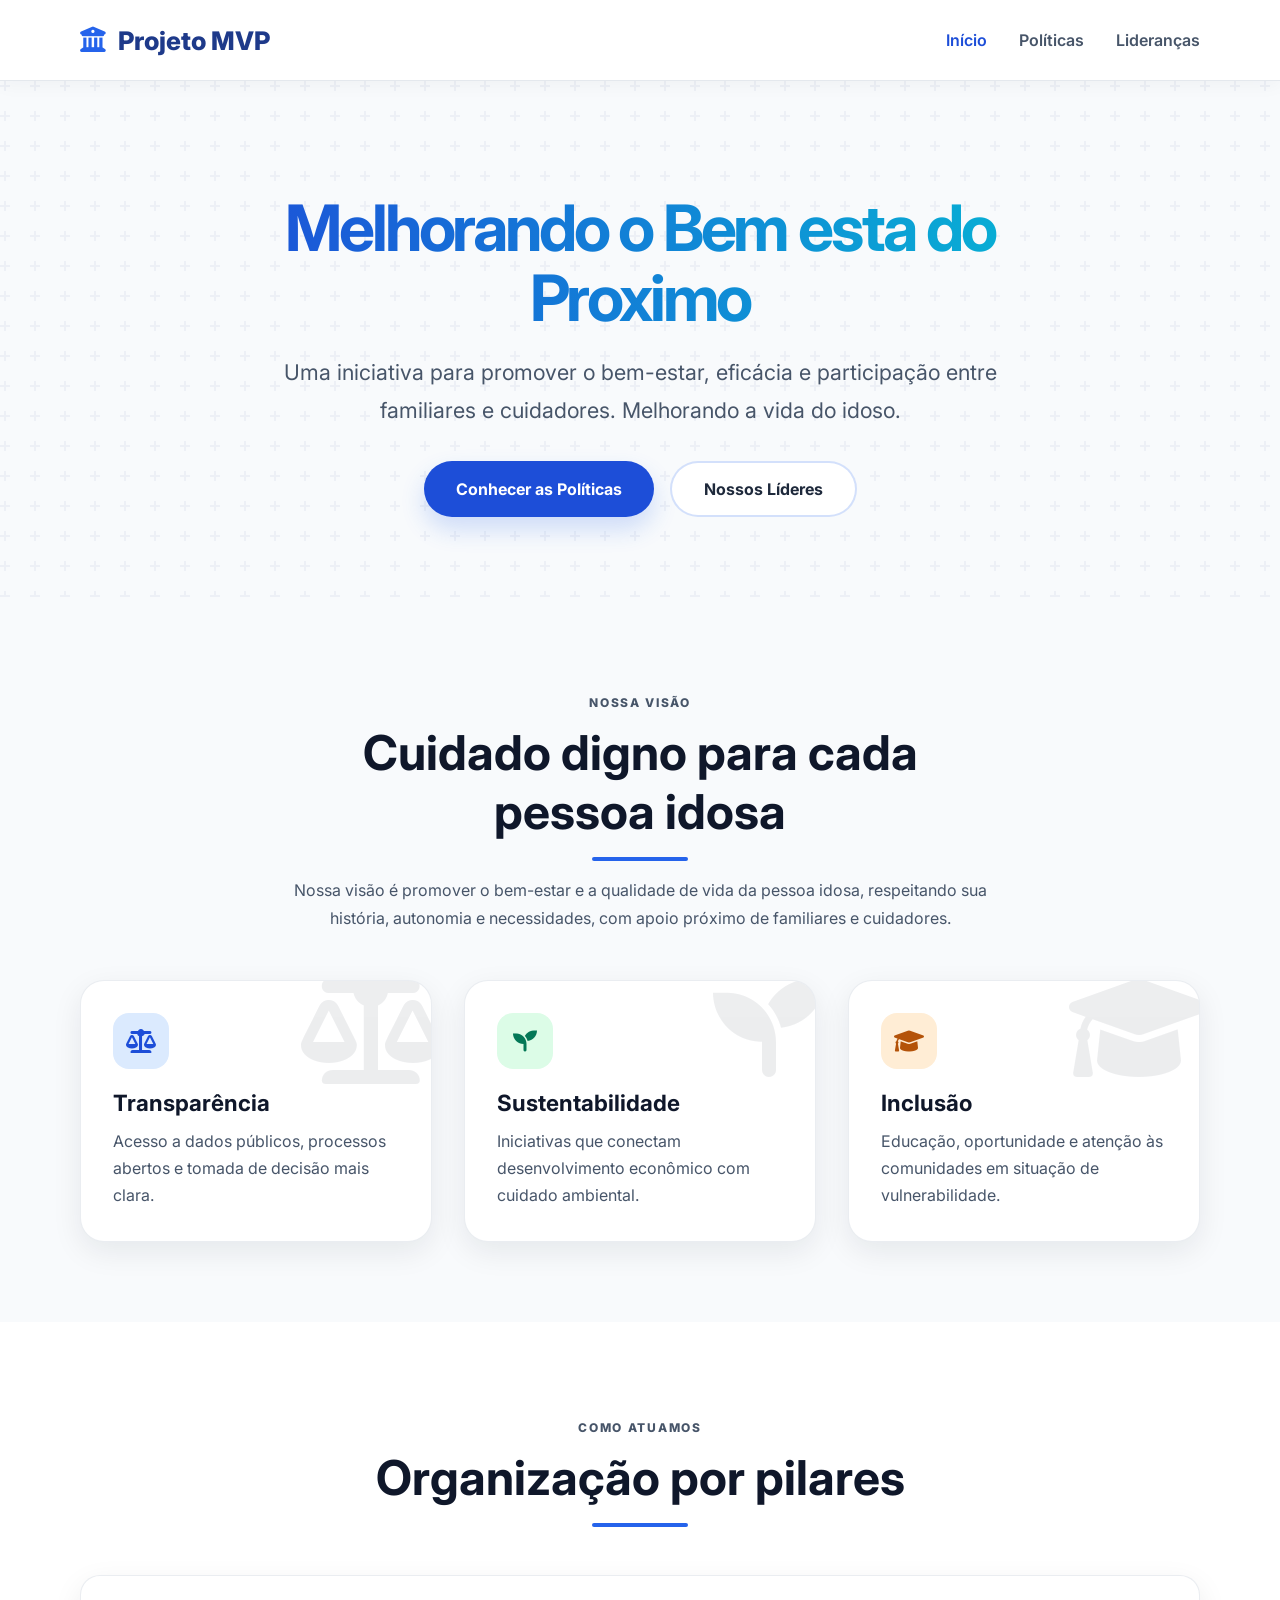
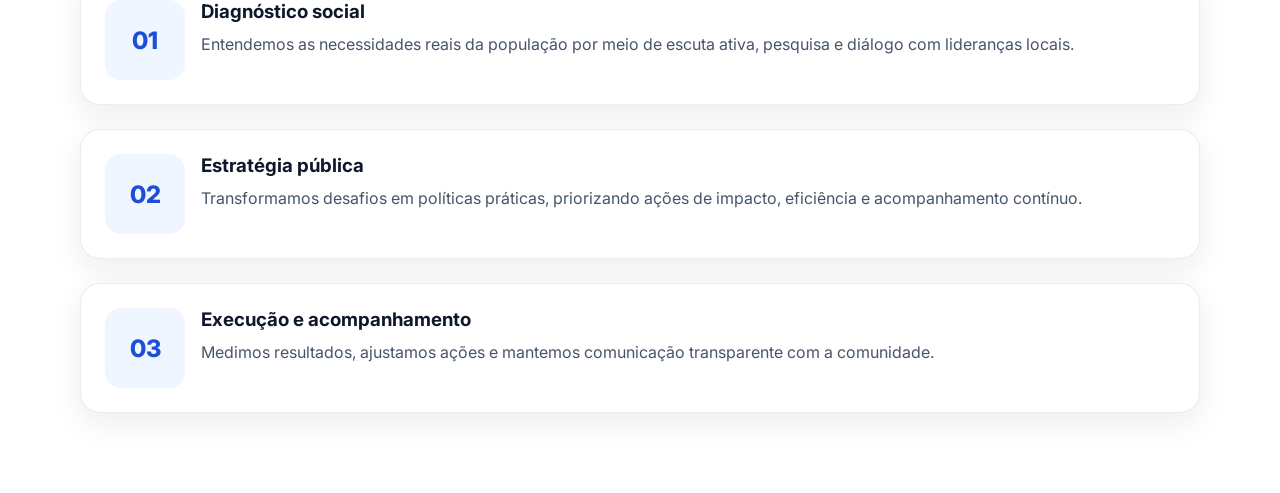
<file: index.html>
<!DOCTYPE html>
<html lang="pt-BR">
<head>
  <meta charset="UTF-8" />
  <meta name="viewport" content="width=device-width, initial-scale=1.0" />
  <title>Projeto MVP | Início</title>
  <meta name="description" content="Página inicial do Projeto MVP com foco em transparência, sustentabilidade e inclusão." />
  <link rel="preconnect" href="https://fonts.googleapis.com" />
  <link rel="preconnect" href="https://fonts.gstatic.com" crossorigin />
  <link href="https://fonts.googleapis.com/css2?family=Inter:wght@300;400;600;700;800&display=swap" rel="stylesheet" />
  <link href="https://cdnjs.cloudflare.com/ajax/libs/font-awesome/6.0.0/css/all.min.css" rel="stylesheet" />
  <link rel="stylesheet" href="styles.css" />
</head>
<body>
  <header class="topbar">
    <div class="container navbar">
      <a href="index.html" class="brand" aria-label="Página inicial do Projeto MVP">
        <i class="fa-solid fa-building-columns"></i>
        <span>Projeto MVP</span>
      </a>

      <nav class="nav-links" aria-label="Menu principal">
        <a href="index.html" class="active">Início</a>
        <a href="politicas.html">Políticas</a>
        <a href="liderancas.html">Lideranças</a>
      </nav>

      <button id="menu-toggle" class="menu-toggle" aria-label="Abrir menu" aria-expanded="false">
        <i class="fa-solid fa-bars"></i>
      </button>
    </div>

    <div id="mobile-menu" class="mobile-menu">
      <div class="container">
        <a href="index.html">Início</a>
        <a href="politicas.html">Políticas</a>
        <a href="liderancas.html">Lideranças</a>
      </div>
    </div>
  </header>

  <main>
    <section class="hero">
      <div class="container hero-inner">
        <h1>
          <span class="highlight">Melhorando o Bem esta do Proximo</span>
        </h1>
        <p>
          Uma iniciativa para promover o bem-estar, eficácia e participação entre familiares e cuidadores. Melhorando a vida do idoso.
        </p>
        <div class="button-row">
          <a href="politicas.html" class="btn btn-primary">Conhecer as Políticas</a>
          <a href="liderancas.html" class="btn btn-secondary">Nossos Líderes</a>
        </div>
      </div>
    </section>

    <section class="section">
      <div class="container">
        <div class="section-header">
          <p class="eyebrow">Nossa visão</p>
          <h2>Cuidado digno para cada pessoa idosa</h2>
          <div class="section-line"></div>
          <p>
            Nossa visão é promover o bem-estar e a qualidade de vida da pessoa idosa,
            respeitando sua história, autonomia e necessidades, com apoio próximo de familiares e cuidadores.
          </p>
        </div>

        <div class="card-grid">
          <article class="card blue">
            <div class="card-bg"><i class="fa-solid fa-scale-balanced"></i></div>
            <div class="card-icon"><i class="fa-solid fa-scale-balanced"></i></div>
            <h3>Transparência</h3>
            <p>
              Acesso a dados públicos, processos abertos e tomada de decisão mais clara.
            </p>
          </article>

          <article class="card green">
            <div class="card-bg"><i class="fa-solid fa-seedling"></i></div>
            <div class="card-icon"><i class="fa-solid fa-seedling"></i></div>
            <h3>Sustentabilidade</h3>
            <p>
              Iniciativas que conectam desenvolvimento econômico com cuidado ambiental.
            </p>
          </article>

          <article class="card orange">
            <div class="card-bg"><i class="fa-solid fa-graduation-cap"></i></div>
            <div class="card-icon"><i class="fa-solid fa-graduation-cap"></i></div>
            <h3>Inclusão</h3>
            <p>
              Educação, oportunidade e atenção às comunidades em situação de vulnerabilidade.
            </p>
          </article>
        </div>
      </div>
    </section>

    <section class="section" style="background: #fff;">
      <div class="container">
        <div class="section-header">
          <p class="eyebrow">Como atuamos</p>
          <h2>Organização por pilares</h2>
          <div class="section-line"></div>
        </div>

        <div class="feature-list">
          <article class="feature">
            <div class="step">01</div>
            <div>
              <h3>Diagnóstico social</h3>
              <p>
                Entendemos as necessidades reais da população por meio de escuta ativa,
                pesquisa e diálogo com lideranças locais.
              </p>
            </div>
          </article>

          <article class="feature">
            <div class="step">02</div>
            <div>
              <h3>Estratégia pública</h3>
              <p>
                Transformamos desafios em políticas práticas, priorizando ações de impacto,
                eficiência e acompanhamento contínuo.
              </p>
            </div>
          </article>

          <article class="feature">
            <div class="step">03</div>
            <div>
              <h3>Execução e acompanhamento</h3>
              <p>
                Medimos resultados, ajustamos ações e mantemos comunicação transparente com a comunidade.
              </p>
            </div>
          </article>
        </div>
      </div>
    </section>
  </main>

  <script src="script.js"></script>
</body>
</html>
</file>
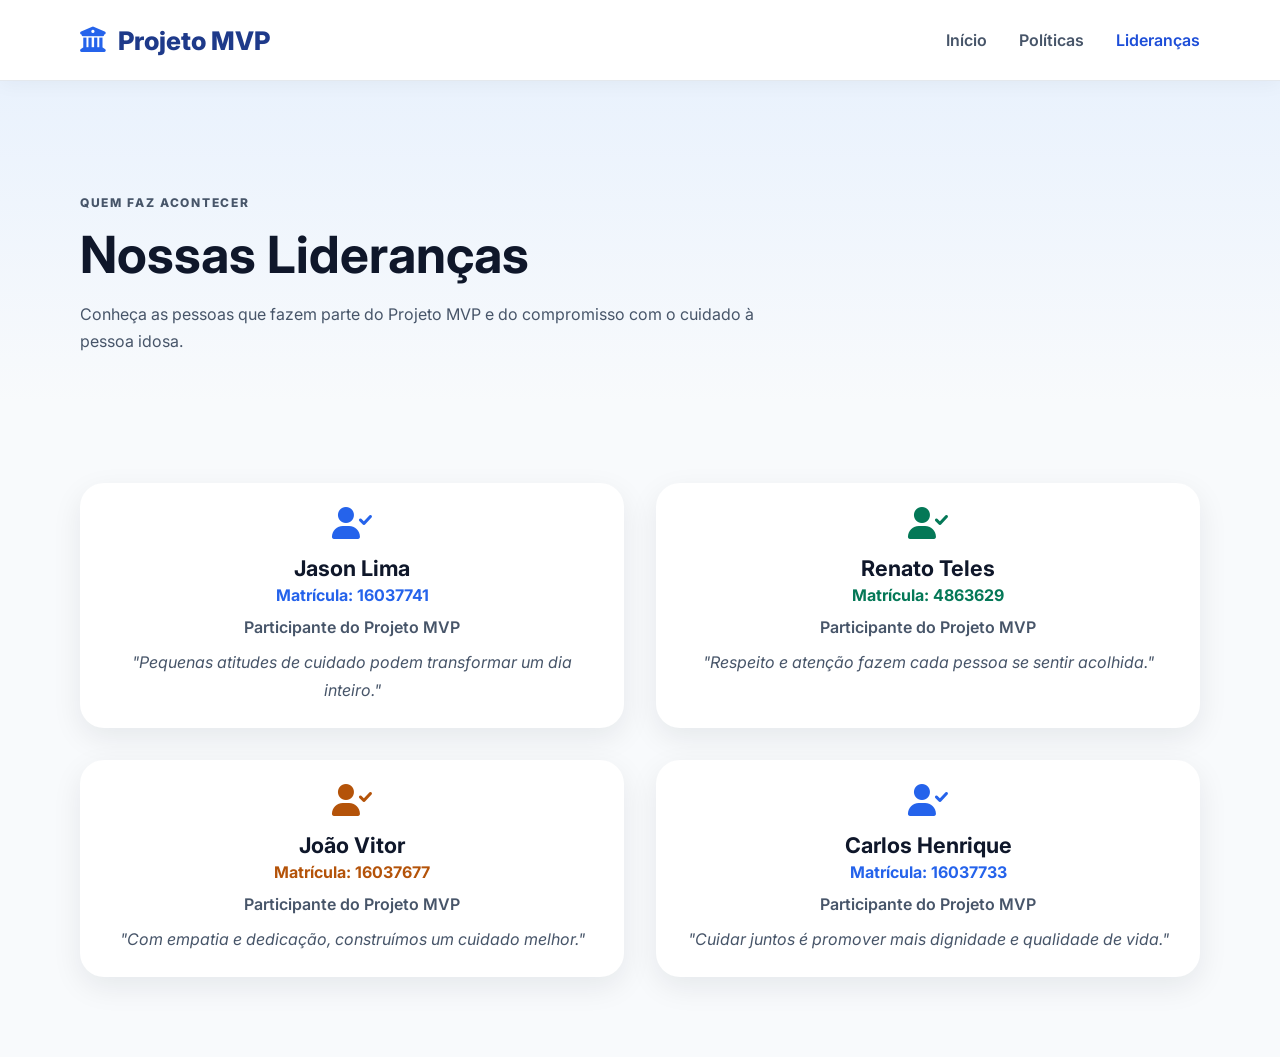
<file: liderancas.html>
<!DOCTYPE html>
<html lang="pt-BR">
<head>
  <meta charset="UTF-8" />
  <meta name="viewport" content="width=device-width, initial-scale=1.0" />
  <title>Projeto MVP | Lideranças</title>
  <meta name="description" content="Conheça as lideranças do Projeto MVP." />
  <link rel="preconnect" href="https://fonts.googleapis.com" />
  <link rel="preconnect" href="https://fonts.gstatic.com" crossorigin />
  <link href="https://fonts.googleapis.com/css2?family=Inter:wght@300;400;600;700;800&display=swap" rel="stylesheet" />
  <link href="https://cdnjs.cloudflare.com/ajax/libs/font-awesome/6.0.0/css/all.min.css" rel="stylesheet" />
  <link rel="stylesheet" href="styles.css" />
</head>
<body>
  <header class="topbar">
    <div class="container navbar">
      <a href="index.html" class="brand" aria-label="Página inicial do Projeto MVP">
        <i class="fa-solid fa-building-columns"></i>
        <span>Projeto MVP</span>
      </a>

      <nav class="nav-links" aria-label="Menu principal">
        <a href="index.html">Início</a>
        <a href="politicas.html">Políticas</a>
        <a href="liderancas.html" class="active">Lideranças</a>
      </nav>

      <button id="menu-toggle" class="menu-toggle" aria-label="Abrir menu" aria-expanded="false">
        <i class="fa-solid fa-bars"></i>
      </button>
    </div>

    <div id="mobile-menu" class="mobile-menu">
      <div class="container">
        <a href="index.html">Início</a>
        <a href="politicas.html">Políticas</a>
        <a href="liderancas.html">Lideranças</a>
      </div>
    </div>
  </header>

  <main>
    <section class="page-banner">
      <div class="container">
        <p class="eyebrow">Quem faz acontecer</p>
        <h1>Nossas Lideranças</h1>
        <p>
          Conheça as pessoas que fazem parte do Projeto MVP e do compromisso com o cuidado à pessoa idosa.
        </p>
      </div>
    </section>

    <section class="section">
      <div class="container team-grid">
        <article class="profile">
          <i class="fa-solid fa-user-check profile-icon blue" aria-hidden="true"></i>
          <h3>Jason Lima</h3>
          <span class="role blue">Matrícula: 16037741</span>
          <span class="participant">Participante do Projeto MVP</span>
          <p class="motto">"Pequenas atitudes de cuidado podem transformar um dia inteiro."</p>
        </article>

        <article class="profile">
          <i class="fa-solid fa-user-check profile-icon green" aria-hidden="true"></i>
          <h3>Renato Teles</h3>
          <span class="role green">Matrícula: 4863629</span>
          <span class="participant">Participante do Projeto MVP</span>
          <p class="motto">"Respeito e atenção fazem cada pessoa se sentir acolhida."</p>
        </article>

        <article class="profile">
          <i class="fa-solid fa-user-check profile-icon orange" aria-hidden="true"></i>
          <h3>João Vitor</h3>
          <span class="role orange">Matrícula: 16037677</span>
          <span class="participant">Participante do Projeto MVP</span>
          <p class="motto">"Com empatia e dedicação, construímos um cuidado melhor."</p>
        </article>

        <article class="profile">
          <i class="fa-solid fa-user-check profile-icon blue" aria-hidden="true"></i>
          <h3>Carlos Henrique</h3>
          <span class="role blue">Matrícula: 16037733</span>
          <span class="participant">Participante do Projeto MVP</span>
          <p class="motto">"Cuidar juntos é promover mais dignidade e qualidade de vida."</p>
        </article>
      </div>
    </section>
  </main>

  <script src="script.js"></script>
</body>
</html>
</file>
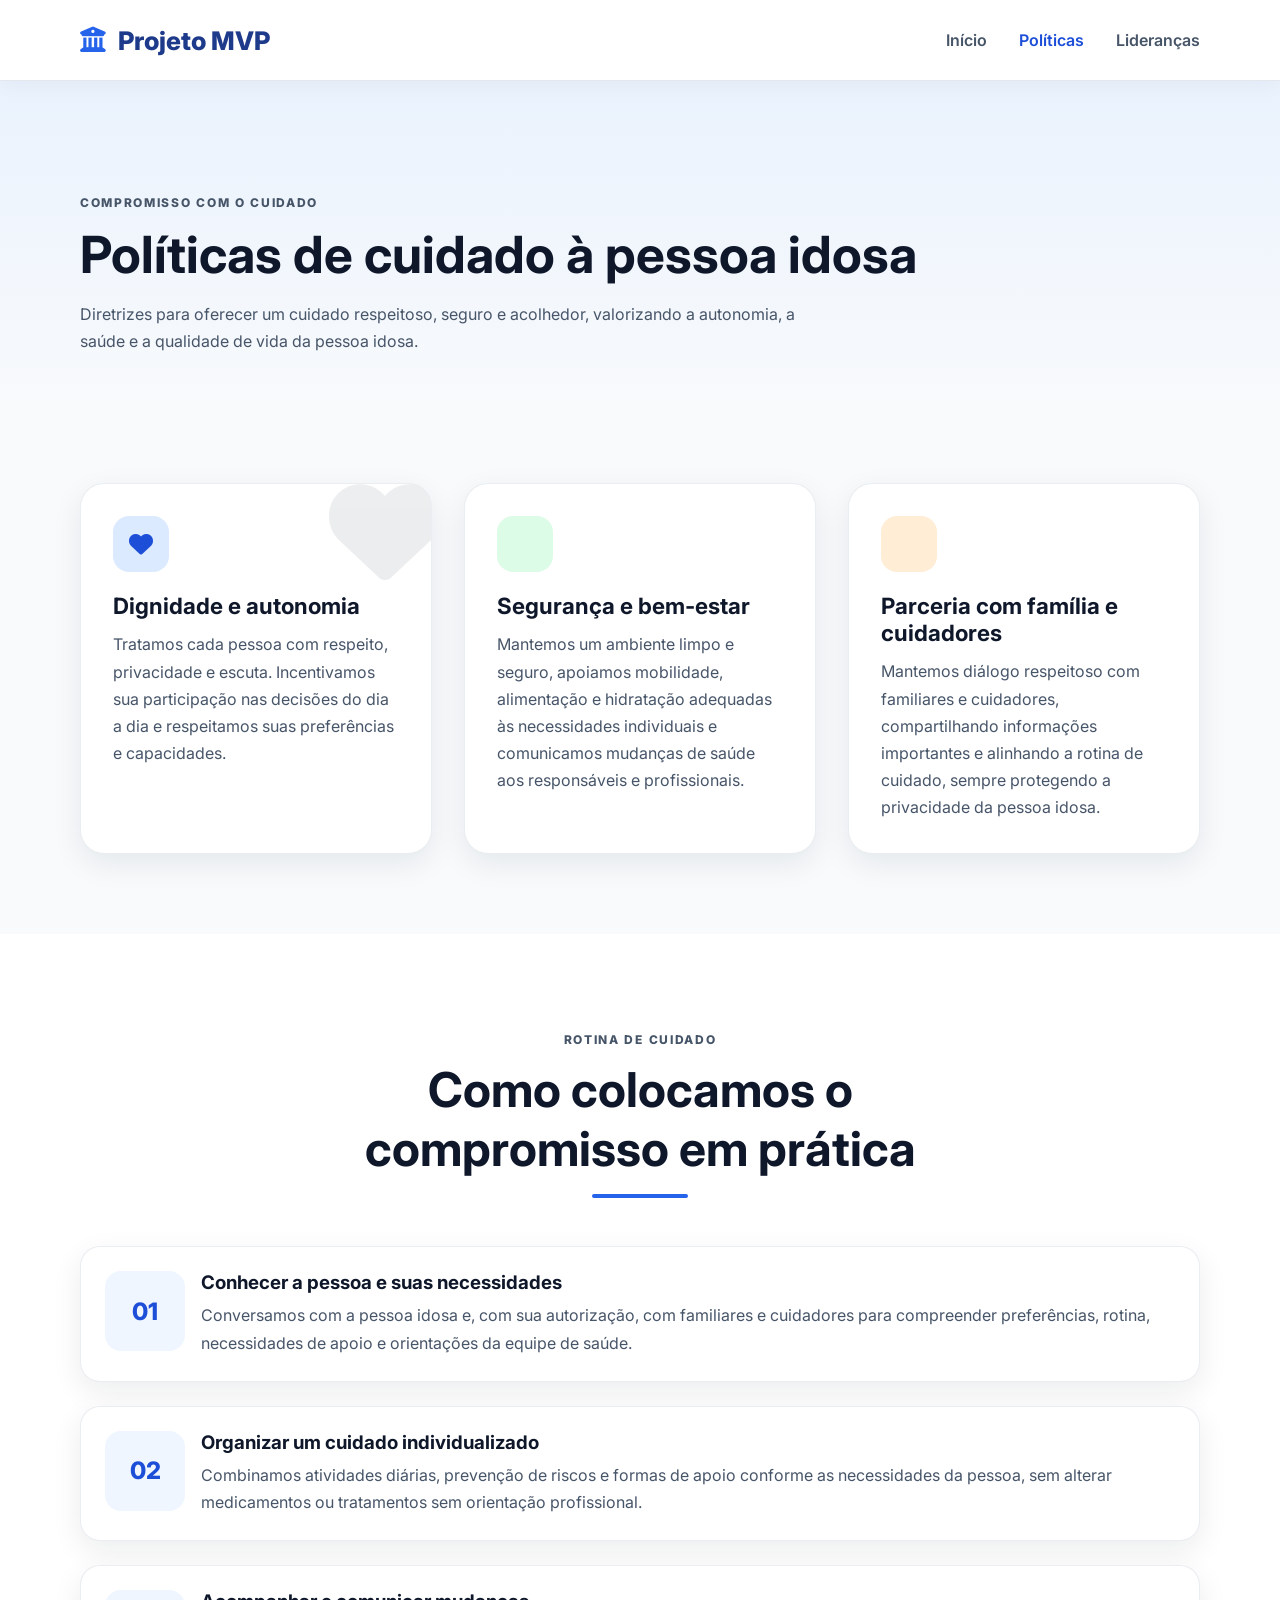
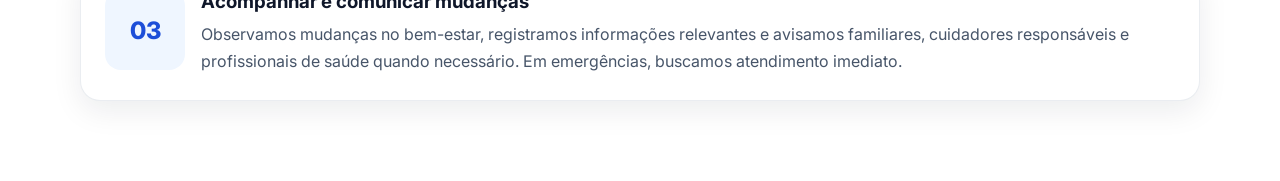
<file: politicas.html>
<!DOCTYPE html>
<html lang="pt-BR">
<head>
  <meta charset="UTF-8" />
  <meta name="viewport" content="width=device-width, initial-scale=1.0" />
  <title>Projeto MVP | Políticas</title>
  <meta name="description" content="Conheça as políticas e diretrizes do Projeto MVP." />
  <link rel="preconnect" href="https://fonts.googleapis.com" />
  <link rel="preconnect" href="https://fonts.gstatic.com" crossorigin />
  <link href="https://fonts.googleapis.com/css2?family=Inter:wght@300;400;600;700;800&display=swap" rel="stylesheet" />
  <link href="https://cdnjs.cloudflare.com/ajax/libs/font-awesome/6.0.0/css/all.min.css" rel="stylesheet" />
  <link rel="stylesheet" href="styles.css" />
</head>
<body>
  <header class="topbar">
    <div class="container navbar">
      <a href="index.html" class="brand" aria-label="Página inicial do Projeto MVP">
        <i class="fa-solid fa-building-columns"></i>
        <span>Projeto MVP</span>
      </a>

      <nav class="nav-links" aria-label="Menu principal">
        <a href="index.html">Início</a>
        <a href="politicas.html" class="active">Políticas</a>
        <a href="liderancas.html">Lideranças</a>
      </nav>

      <button id="menu-toggle" class="menu-toggle" aria-label="Abrir menu" aria-expanded="false">
        <i class="fa-solid fa-bars"></i>
      </button>
    </div>

    <div id="mobile-menu" class="mobile-menu">
      <div class="container">
        <a href="index.html">Início</a>
        <a href="politicas.html">Políticas</a>
        <a href="liderancas.html">Lideranças</a>
      </div>
    </div>
  </header>

  <main>
    <section class="page-banner">
      <div class="container">
        <p class="eyebrow">Compromisso com o cuidado</p>
        <h1>Políticas de cuidado à pessoa idosa</h1>
        <p>
          Diretrizes para oferecer um cuidado respeitoso, seguro e acolhedor, valorizando a autonomia,
          a saúde e a qualidade de vida da pessoa idosa.
        </p>
      </div>
    </section>

    <section class="section">
      <div class="container card-grid">
        <article class="card blue">
          <div class="card-bg"><i class="fa-solid fa-heart"></i></div>
          <div class="card-icon"><i class="fa-solid fa-heart"></i></div>
          <h3>Dignidade e autonomia</h3>
          <p>
            Tratamos cada pessoa com respeito, privacidade e escuta. Incentivamos sua participação nas decisões
            do dia a dia e respeitamos suas preferências e capacidades.
          </p>
        </article>

        <article class="card green">
          <div class="card-bg"><i class="fa-solid fa-shield-heart"></i></div>
          <div class="card-icon"><i class="fa-solid fa-shield-heart"></i></div>
          <h3>Segurança e bem-estar</h3>
          <p>
            Mantemos um ambiente limpo e seguro, apoiamos mobilidade, alimentação e hidratação adequadas
            às necessidades individuais e comunicamos mudanças de saúde aos responsáveis e profissionais.
          </p>
        </article>

        <article class="card orange">
          <div class="card-bg"><i class="fa-solid fa-people-group"></i></div>
          <div class="card-icon"><i class="fa-solid fa-people-group"></i></div>
          <h3>Parceria com família e cuidadores</h3>
          <p>
            Mantemos diálogo respeitoso com familiares e cuidadores, compartilhando informações importantes
            e alinhando a rotina de cuidado, sempre protegendo a privacidade da pessoa idosa.
          </p>
        </article>
      </div>
    </section>

    <section class="section" style="background: #fff;">
      <div class="container">
        <div class="section-header">
          <p class="eyebrow">Rotina de cuidado</p>
          <h2>Como colocamos o compromisso em prática</h2>
          <div class="section-line"></div>
        </div>

        <div class="feature-list">
          <article class="feature">
            <div class="step">01</div>
            <div>
              <h3>Conhecer a pessoa e suas necessidades</h3>
              <p>
                Conversamos com a pessoa idosa e, com sua autorização, com familiares e cuidadores para compreender
                preferências, rotina, necessidades de apoio e orientações da equipe de saúde.
              </p>
            </div>
          </article>

          <article class="feature">
            <div class="step">02</div>
            <div>
              <h3>Organizar um cuidado individualizado</h3>
              <p>
                Combinamos atividades diárias, prevenção de riscos e formas de apoio conforme as necessidades
                da pessoa, sem alterar medicamentos ou tratamentos sem orientação profissional.
              </p>
            </div>
          </article>

          <article class="feature">
            <div class="step">03</div>
            <div>
              <h3>Acompanhar e comunicar mudanças</h3>
              <p>
                Observamos mudanças no bem-estar, registramos informações relevantes e avisamos familiares,
                cuidadores responsáveis e profissionais de saúde quando necessário. Em emergências, buscamos
                atendimento imediato.
              </p>
            </div>
          </article>
        </div>
      </div>
    </section>
  </main>

  <script src="script.js"></script>
</body>
</html>
</file>
<file: styles.css>
:root {
  --blue-900: #1e3a8a;
  --blue-700: #1d4ed8;
  --blue-600: #2563eb;
  --blue-50: #eff6ff;
  --green-700: #047857;
  --orange-700: #b45309;
  --gray-50: #f8fafc;
  --gray-100: #f1f5f9;
  --gray-200: #e2e8f0;
  --gray-600: #475569;
  --gray-700: #334155;
  --gray-800: #1e293b;
  --gray-900: #0f172a;
  --white: #ffffff;
  --shadow-soft: 0 10px 30px rgba(15, 23, 42, 0.08);
}

* {
  box-sizing: border-box;
}

html {
  scroll-behavior: smooth;
}

body {
  margin: 0;
  font-family: 'Inter', sans-serif;
  background: var(--gray-50);
  color: var(--gray-800);
}

a {
  text-decoration: none;
}

img {
  max-width: 100%;
  display: block;
}

.container {
  width: min(1120px, calc(100% - 2rem));
  margin: 0 auto;
}

.topbar {
  position: sticky;
  top: 0;
  z-index: 50;
  background: rgba(255, 255, 255, 0.96);
  backdrop-filter: blur(10px);
  border-bottom: 1px solid rgba(148, 163, 184, 0.25);
  box-shadow: 0 4px 18px rgba(15, 23, 42, 0.04);
}

.navbar {
  display: flex;
  align-items: center;
  justify-content: space-between;
  min-height: 80px;
}

.brand {
  display: inline-flex;
  align-items: center;
  gap: 0.75rem;
  color: var(--blue-900);
  font-size: clamp(1.2rem, 2vw, 2rem);
  font-weight: 800;
}

.brand i {
  color: var(--blue-600);
}

.nav-links {
  display: flex;
  align-items: center;
  gap: 2rem;
}

.nav-links a {
  color: var(--gray-600);
  font-weight: 600;
  transition: color 0.2s ease;
}

.nav-links a:hover,
.nav-links a.active {
  color: var(--blue-700);
}

.menu-toggle {
  display: none;
  border: none;
  background: transparent;
  font-size: 1.8rem;
  color: var(--gray-700);
  cursor: pointer;
}

.mobile-menu {
  display: none;
  background: var(--white);
  border-top: 1px solid var(--gray-200);
}

.mobile-menu.open {
  display: block;
}

.mobile-menu a {
  display: block;
  padding: 0.85rem 1rem;
  color: var(--gray-700);
  font-weight: 600;
}

.hero {
  position: relative;
  padding: 7rem 0 5rem;
  background-color: var(--gray-50);
  background-image: url("data:image/svg+xml,%3Csvg width='60' height='60' viewBox='0 0 60 60' xmlns='http://www.w3.org/2000/svg'%3E%3Cg fill='none' fill-rule='evenodd'%3E%3Cg fill='%231e3a8a' fill-opacity='0.05'%3E%3Cpath d='M36 34v-4h-2v4h-4v2h4v4h2v-4h4v-2h-4zm0-30V0h-2v4h-4v2h4v4h2V6h4V4h-4zM6 34v-4H4v4H0v2h4v4h2v-4h4v-2H6zM6 4V0H4v4H0v2h4v4h2V6h4V4H6z'/%3E%3C/g%3E%3C/g%3E%3C/svg%3E");
}

.hero-inner {
  text-align: center;
  max-width: 880px;
  margin: 0 auto;
}

.hero h1 {
  margin: 0 0 1.25rem;
  font-size: clamp(2.5rem, 5vw, 5rem);
  line-height: 1.1;
  letter-spacing: -0.05em;
  color: var(--gray-900);
}

.hero h1 .highlight {
  display: inline-block;
  background: linear-gradient(90deg, var(--blue-700), #06b6d4);
  -webkit-background-clip: text;
  background-clip: text;
  color: transparent;
}

.hero p {
  max-width: 720px;
  margin: 0 auto 2rem;
  font-size: clamp(1.05rem, 2vw, 1.35rem);
  line-height: 1.75;
  color: var(--gray-600);
}

.button-row {
  display: flex;
  justify-content: center;
  gap: 1rem;
  flex-wrap: wrap;
}

.btn {
  display: inline-flex;
  align-items: center;
  justify-content: center;
  border-radius: 999px;
  font-weight: 700;
  padding: 1rem 2rem;
  transition: transform 0.2s ease, box-shadow 0.2s ease;
}

.btn:hover {
  transform: translateY(-2px);
}

.btn-primary {
  background: var(--blue-700);
  color: var(--white);
  box-shadow: 0 12px 24px rgba(37, 99, 235, 0.2);
}

.btn-secondary {
  background: var(--white);
  color: var(--blue-800);
  border: 2px solid rgba(37, 99, 235, 0.2);
}

.section {
  padding: 5rem 0;
}

.section-header {
  text-align: center;
  max-width: 720px;
  margin: 0 auto 3rem;
}

.eyebrow {
  margin: 0 0 0.6rem;
  color: var(--blue-600);
  font-size: 0.75rem;
  font-weight: 800;
  letter-spacing: 0.14em;
  text-transform: uppercase;
}

.section-header h2 {
  margin: 0;
  font-size: clamp(2rem, 4vw, 3rem);
  color: var(--gray-900);
}

.section-line {
  width: 96px;
  height: 4px;
  background: var(--blue-600);
  border-radius: 999px;
  margin: 1rem auto 0;
}

.section-header p {
  margin-top: 1rem;
  color: var(--gray-600);
  line-height: 1.7;
}

.card-grid {
  display: grid;
  grid-template-columns: repeat(3, minmax(0, 1fr));
  gap: 2rem;
}

.card {
  position: relative;
  background: var(--white);
  border: 1px solid rgba(148, 163, 184, 0.2);
  border-radius: 1.5rem;
  padding: 2rem;
  box-shadow: var(--shadow-soft);
  overflow: hidden;
}

.card-icon {
  display: grid;
  place-items: center;
  width: 3.5rem;
  height: 3.5rem;
  border-radius: 1rem;
  margin-bottom: 1.25rem;
  font-size: 1.5rem;
}

.card.blue .card-icon { background: #dbeafe; color: var(--blue-700); }
.card.green .card-icon { background: #dcfce7; color: var(--green-700); }
.card.orange .card-icon { background: #ffedd5; color: var(--orange-700); }

.card h3 {
  margin: 0 0 0.75rem;
  font-size: 1.4rem;
  color: var(--gray-900);
}

.card p {
  margin: 0;
  line-height: 1.7;
  color: var(--gray-600);
}

.card-bg {
  position: absolute;
  right: -10px;
  top: -20px;
  font-size: 7rem;
  opacity: 0.08;
}

.team-grid {
  display: grid;
  grid-template-columns: repeat(2, minmax(0, 1fr));
  gap: 2rem;
}

.profile {
  background: var(--white);
  border-radius: 1.5rem;
  padding: 1.5rem;
  text-align: center;
  box-shadow: var(--shadow-soft);
}

.profile-icon {
  display: inline-block;
  margin-bottom: 0.5rem;
  font-size: 2rem;
}

.profile-icon.blue { color: var(--blue-600); }
.profile-icon.green { color: var(--green-700); }
.profile-icon.orange { color: var(--orange-700); }

.profile img {
  width: 160px;
  height: 160px;
  border-radius: 50%;
  object-fit: cover;
  margin: 0 auto 1rem;
  border: 4px solid rgba(191, 219, 254, 0.5);
}

.profile h3 {
  margin: 0.5rem 0 0.25rem;
  font-size: 1.35rem;
  color: var(--gray-900);
}

.profile .role {
  display: inline-block;
  margin-bottom: 0.75rem;
  font-weight: 700;
}

.profile .role.blue { color: var(--blue-600); }
.profile .role.green { color: var(--green-700); }
.profile .role.orange { color: var(--orange-700); }

.profile .participant {
  display: block;
  margin-bottom: 0.75rem;
  color: var(--gray-600);
  font-weight: 600;
}

.profile p {
  color: var(--gray-600);
  line-height: 1.7;
  margin: 0 0 1rem;
}

.profile .motto {
  margin: 0;
  font-style: italic;
}

.socials {
  display: flex;
  justify-content: center;
  gap: 0.75rem;
  font-size: 1.2rem;
  color: var(--gray-400);
}

.socials a {
  color: inherit;
}

.page-banner {
  padding: 6rem 0 2rem;
  background: linear-gradient(180deg, rgba(219, 234, 254, 0.5), rgba(248, 250, 252, 1));
}

.page-banner h1 {
  margin: 0;
  font-size: clamp(2.25rem, 4vw, 4rem);
  color: var(--gray-900);
}

.page-banner p {
  margin-top: 1rem;
  color: var(--gray-600);
  line-height: 1.7;
  max-width: 720px;
}

.feature-list {
  display: grid;
  gap: 1.5rem;
}

.feature {
  display: grid;
  grid-template-columns: 80px 1fr;
  align-items: start;
  gap: 1rem;
  background: var(--white);
  border: 1px solid rgba(148, 163, 184, 0.2);
  border-radius: 1.25rem;
  padding: 1.5rem;
  box-shadow: var(--shadow-soft);
}

.feature .step {
  display: grid;
  place-items: center;
  width: 80px;
  height: 80px;
  border-radius: 1rem;
  background: var(--blue-50);
  color: var(--blue-700);
  font-weight: 800;
  font-size: 1.5rem;
}

.feature h3 {
  margin: 0 0 0.5rem;
  color: var(--gray-900);
}

.feature p {
  margin: 0;
  color: var(--gray-600);
  line-height: 1.7;
}

.contact-layout {
  display: grid;
  grid-template-columns: 1.1fr 1fr;
  gap: 2rem;
}

.info-panel,
.form-panel {
  background: var(--white);
  border: 1px solid rgba(148, 163, 184, 0.2);
  border-radius: 1.5rem;
  padding: 2rem;
  box-shadow: var(--shadow-soft);
}

.contact-list {
  display: grid;
  gap: 1rem;
  margin-top: 1.5rem;
}

.contact-item {
  display: flex;
  align-items: flex-start;
  gap: 0.8rem;
  color: var(--gray-600);
}

.contact-item i {
  width: 2.5rem;
  height: 2.5rem;
  display: grid;
  place-items: center;
  border-radius: 0.8rem;
  background: var(--blue-50);
  color: var(--blue-700);
}

.form-panel form {
  display: grid;
  gap: 1rem;
}

.form-row {
  display: grid;
  gap: 1rem;
  grid-template-columns: repeat(2, minmax(0, 1fr));
}

input,
textarea,
button {
  font: inherit;
}

input,
textarea {
  width: 100%;
  border: 1px solid var(--gray-200);
  border-radius: 0.9rem;
  padding: 0.9rem 1rem;
  background: #fff;
  color: var(--gray-800);
}

textarea {
  min-height: 140px;
  resize: vertical;
}

.submit-btn {
  border: none;
  cursor: pointer;
  background: var(--blue-700);
  color: var(--white);
  border-radius: 999px;
  padding: 0.95rem 1.5rem;
  font-weight: 700;
}

footer {
  background: var(--gray-900);
  color: var(--white);
  padding: 4rem 0 2rem;
}

.footer-grid {
  display: grid;
  grid-template-columns: 1.3fr 1fr 1fr;
  gap: 2rem;
  margin-bottom: 2rem;
}

.footer-grid h4 {
  margin: 0 0 1rem;
  font-size: 1.1rem;
  color: var(--white);
}

.footer-grid p,
.footer-grid li,
.footer-grid a {
  color: rgba(255, 255, 255, 0.7);
  line-height: 1.8;
}

.footer-grid ul {
  list-style: none;
  padding: 0;
  margin: 0;
  display: grid;
  gap: 0.6rem;
}

.footer-bottom {
  border-top: 1px solid rgba(255, 255, 255, 0.12);
  padding-top: 1.25rem;
  display: flex;
  justify-content: space-between;
  align-items: center;
  gap: 1rem;
  flex-wrap: wrap;
  color: rgba(255, 255, 255, 0.65);
}

.footer-socials {
  display: flex;
  gap: 0.75rem;
}

.footer-socials a {
  width: 2.5rem;
  height: 2.5rem;
  display: grid;
  place-items: center;
  border-radius: 50%;
  background: rgba(255, 255, 255, 0.08);
  color: var(--white);
}

@media (max-width: 900px) {
  .card-grid,
  .team-grid,
  .footer-grid,
  .contact-layout {
    grid-template-columns: 1fr;
  }

  .nav-links {
    display: none;
  }

  .menu-toggle {
    display: block;
  }
}

@media (max-width: 640px) {
  .btn {
    width: 100%;
  }

  .button-row {
    display: grid;
    grid-template-columns: 1fr;
  }

  .form-row {
    grid-template-columns: 1fr;
  }

  .hero {
    padding-top: 6rem;
  }
}
</file>
